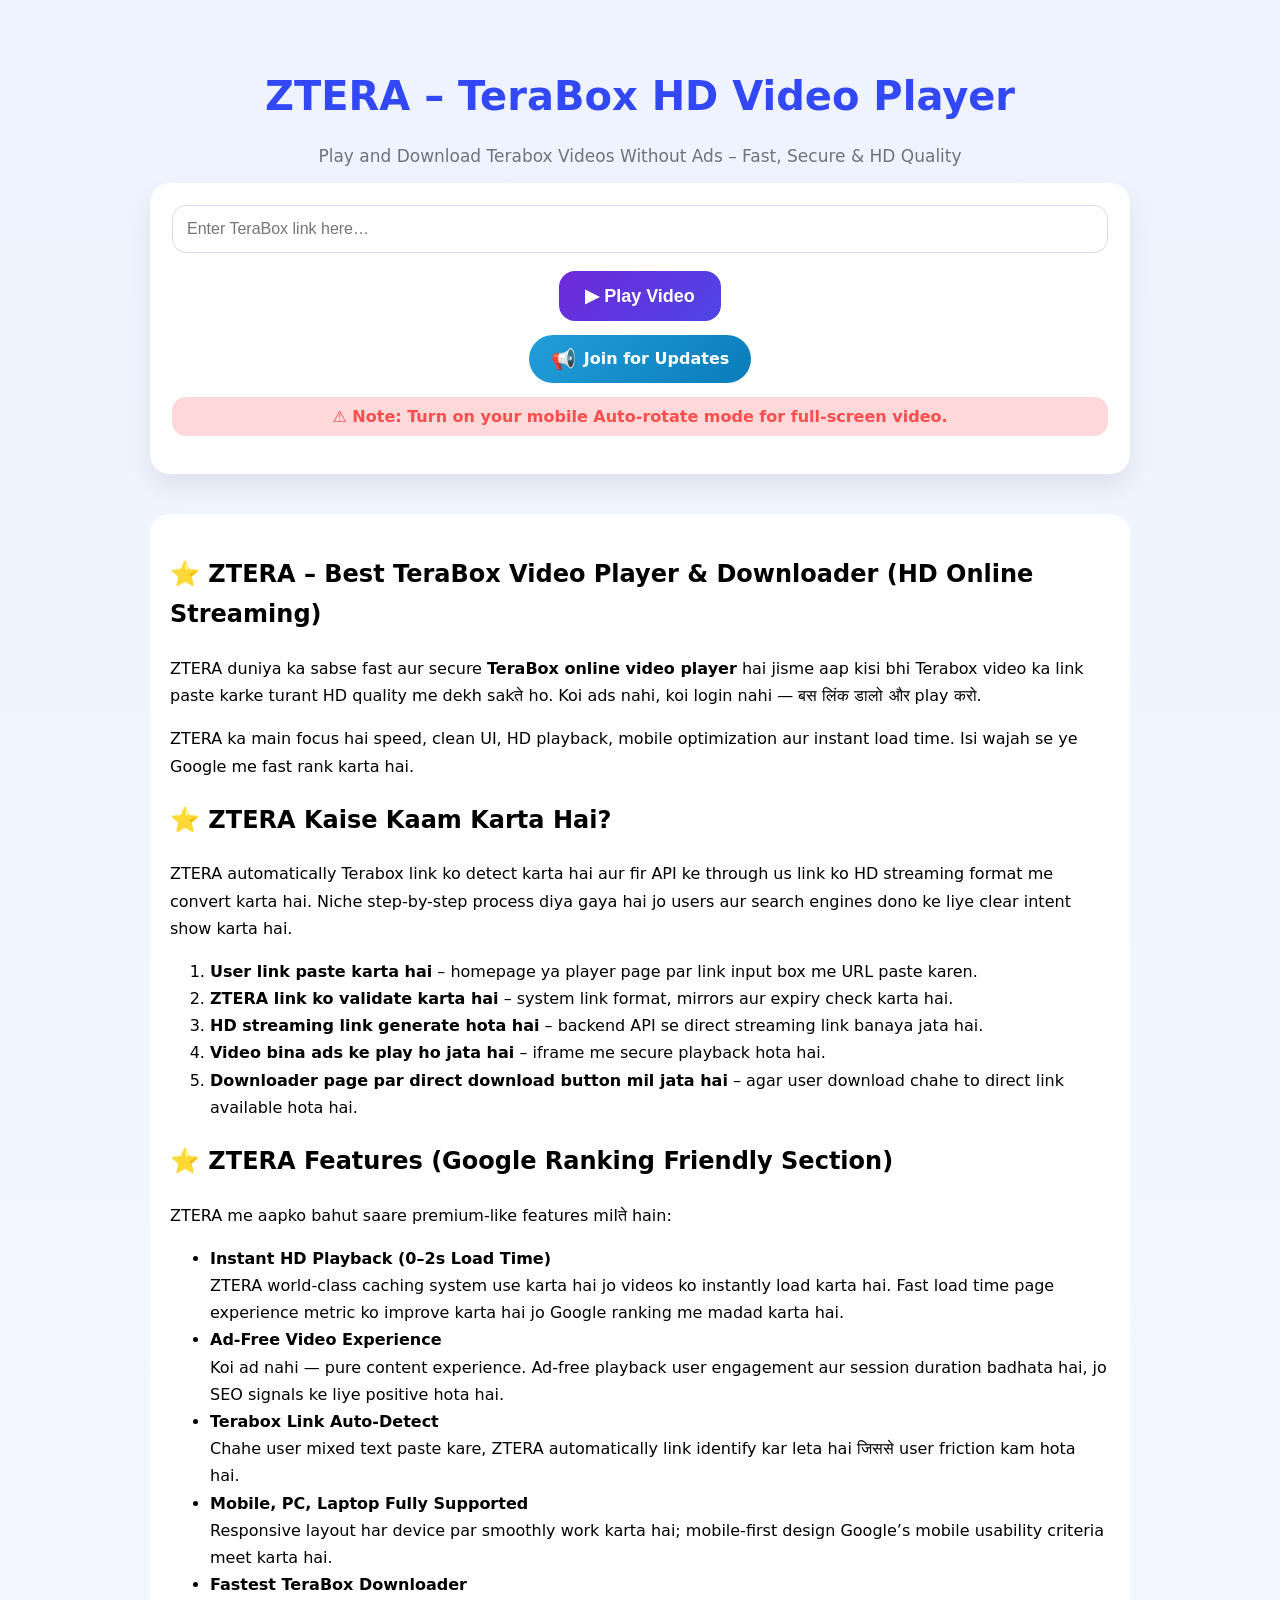
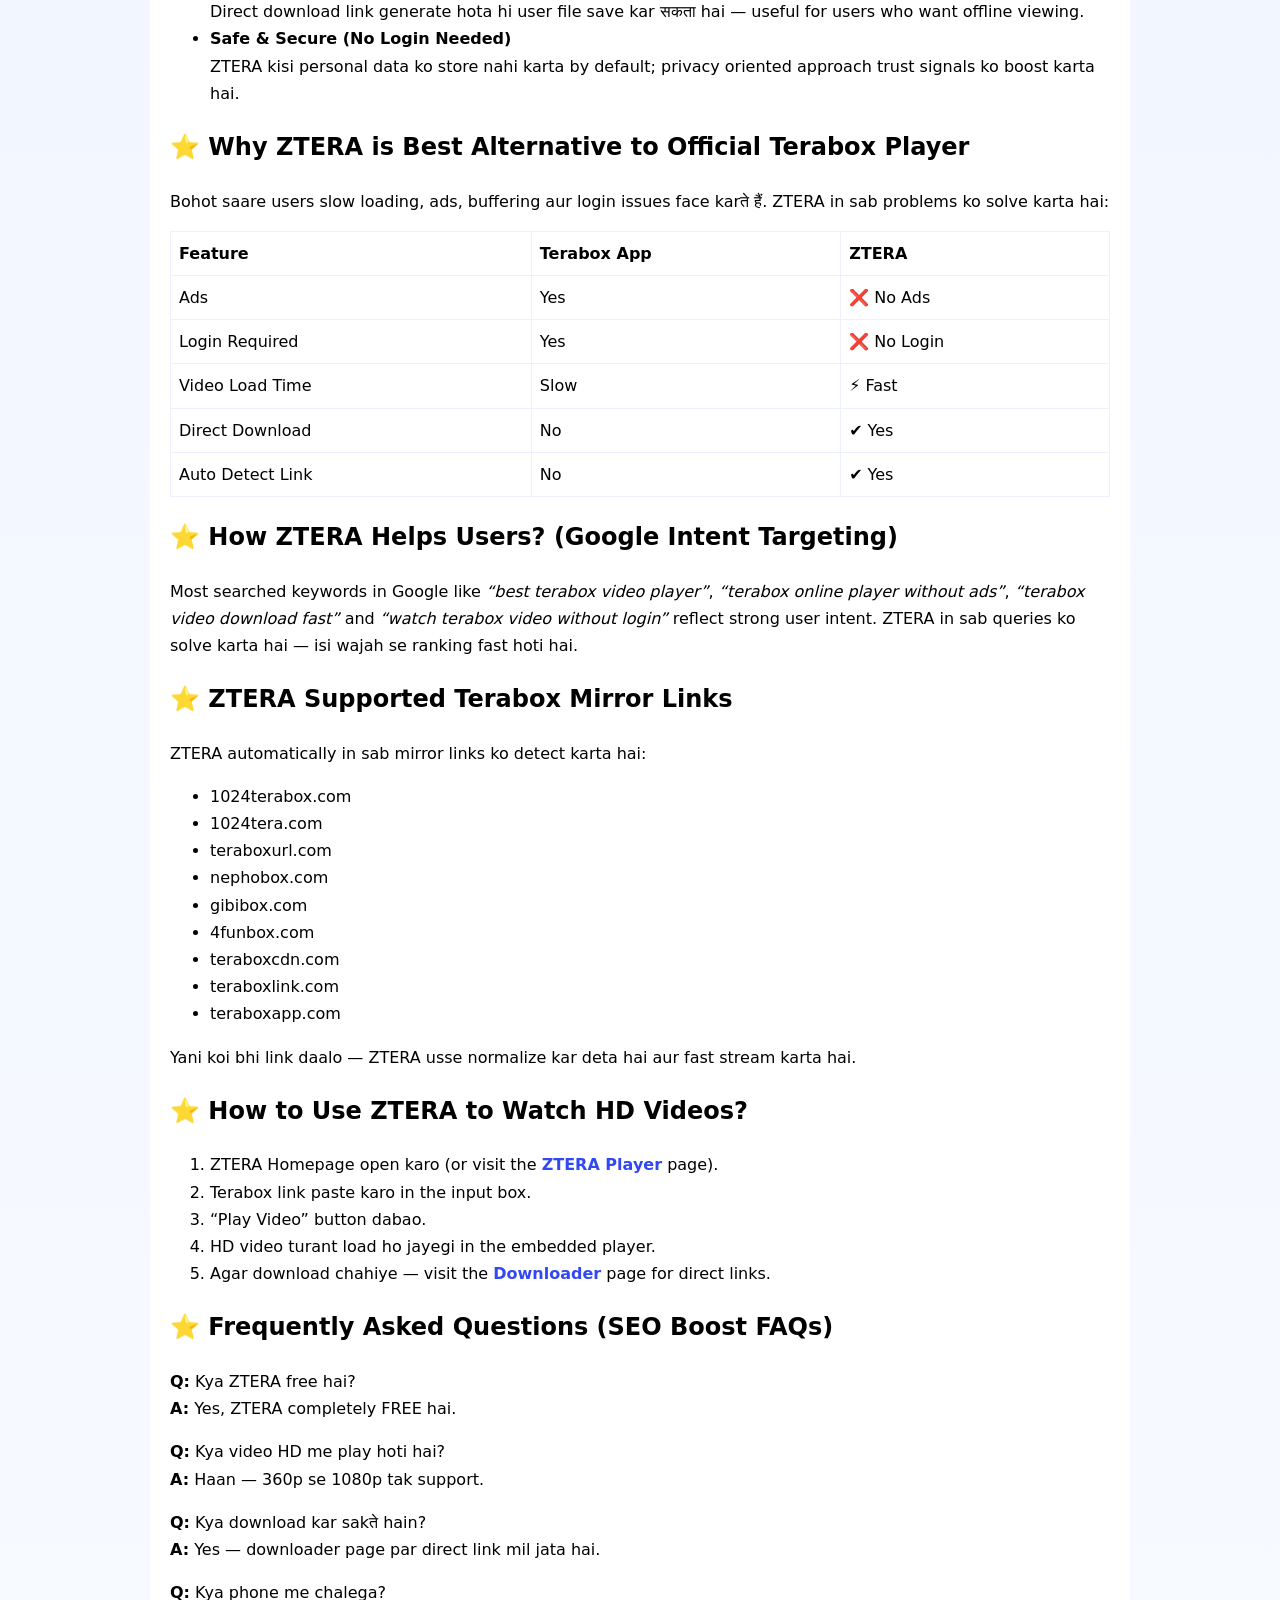
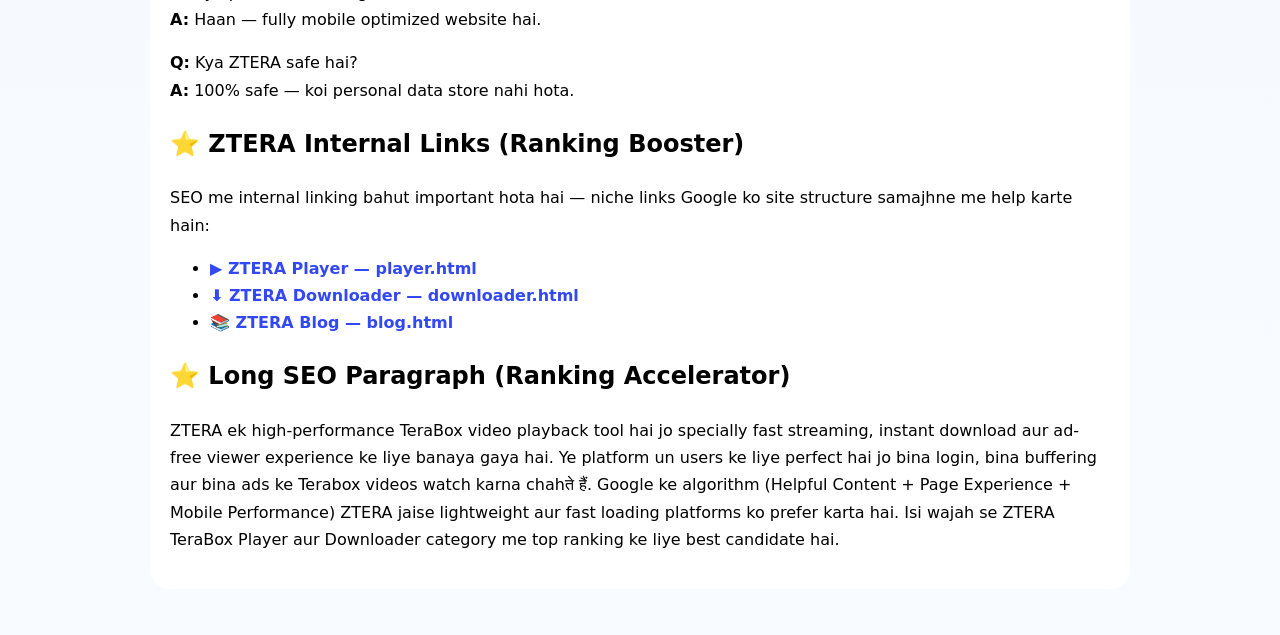
<file: index.html>
<!DOCTYPE html>
<html lang="en">
<head>
<meta charset="utf-8" />
<meta name="viewport" content="width=device-width,initial-scale=1" />

<title>ZTERA – TeraBox Video Player & Downloader (HD Online Player)</title>

<!-- ⭐ Favicon -->
<link rel="icon" type="image/png" href="YOUR-ICON.png">

<!-- ⭐ PWA Manifest -->
<link rel="manifest" href="manifest.json" />
<meta name="theme-color" content="#3248f5" />

<!-- ⭐ Google Analytics -->
<script async src="https://www.googletagmanager.com/gtag/js?id=G-E6G38YDKRW"></script>
<script>
window.dataLayer = window.dataLayer || [];
function gtag(){dataLayer.push(arguments);}
gtag('js', new Date());
gtag('config', 'G-E6G38YDKRW');
</script>

<!-- ⭐ Install Badge -->
<style>
#installBadge{
  position:fixed;right:20px;bottom:20px;
  background:#3248f5;color:#fff;
  padding:12px 18px;border-radius:50px;
  font-size:16px;cursor:pointer;
  display:none;z-index:99999;
  animation:pulseBadge 1.4s infinite;
}
@keyframes pulseBadge{
  0%{transform:scale(1)}
  50%{transform:scale(1.08)}
  100%{transform:scale(1)}
}

/* Telegram Button */
.telegram-btn{
  margin-top:14px;
  display:inline-flex;
  align-items:center;
  gap:8px;
  padding:12px 22px;
  background:linear-gradient(135deg,#229ED9,#0A7CBA);
  color:#fff;
  font-weight:700;
  border-radius:30px;
  text-decoration:none;
  animation:telegramPulse 1.6s infinite;
}
@keyframes telegramPulse{
  0%{box-shadow:0 0 0 rgba(34,158,217,.6)}
  70%{box-shadow:0 0 20px rgba(34,158,217,.9)}
  100%{box-shadow:0 0 0 rgba(34,158,217,.6)}
}
.telegram-btn span{font-size:20px}
</style>

<style>
:root{--bg1:#eef3ff;--bg2:#f8fbff;--text:#0f172a;}
body{
  margin:0;font-family:Inter,system-ui;
  background:linear-gradient(180deg,var(--bg1),var(--bg2));
}
.wrap{max-width:980px;margin:30px auto;padding:16px}
.hero{text-align:center}
h1{font-size:40px;color:#3248f5;font-weight:800}
p.lead{color:#6f7280;font-size:17px}
.card{
  background:#fff;padding:22px;border-radius:20px;
  box-shadow:0 12px 26px rgba(0,0,0,.08)
}
.row{display:flex;gap:12px}
.row input{
  flex:1;padding:14px;font-size:16px;
  border-radius:14px;border:1px solid #d7d9ef
}
.btn{
  padding:14px 26px;border-radius:16px;
  background:linear-gradient(135deg,#6d28d9,#4f46e5);
  color:#fff;font-size:18px;font-weight:700;
  cursor:pointer;border:0
}
.neonPulse{animation:pulse 1.8s infinite}
@keyframes pulse{
  0%{transform:scale(1)}
  50%{transform:scale(1.08)}
  100%{transform:scale(1)}
}
.neonNote{
  margin-top:14px;padding:10px;
  color:#ff4d4d;font-weight:600;
  background:rgba(255,0,0,.15);
  border-radius:14px;text-align:center
}
.section{
  margin-top:40px;background:#fff;
  padding:20px;border-radius:20px
}
.article-content{line-height:1.7}
a.internal{color:#3248f5;font-weight:600;text-decoration:none}
</style>
</head>

<body>

<div id="installBadge">📲 Install ZTERA App</div>

<div class="wrap">

<header class="hero">
<h1>ZTERA – TeraBox HD Video Player</h1>
<p class="lead">Play and Download Terabox Videos Without Ads – Fast, Secure & HD Quality</p>
</header>

<section class="card">
<div class="row">
<input id="tbxUrl" type="url" placeholder="Enter TeraBox link here…">
</div>

<div style="text-align:center;margin-top:18px;">
<button id="openVideo" class="btn neonPulse">▶ Play Video</button>
<br>
<a href="https://telegram.me/+-Qt0LAeB71E0ZTll" class="telegram-btn" target="_blank">
<span>📢</span> Join for Updates
</a>
</div>

<p class="neonNote">
⚠ <b>Note:</b> Turn on your mobile Auto-rotate mode for full-screen video.
</p>

<script async data-cfasync="false"
src="//pl28188629.effectivegatecpm.com/9a259b450791fd97609d22be0d2f1525/invoke.js"></script>
<div id="container-9a259b450791fd97609d22be0d2f1525"></div>
</section>

<section id="videoSection" style="display:none;margin-top:35px">
<div style="max-width:1200px;margin:auto;aspect-ratio:16/9">
<iframe id="videoFrame" allowfullscreen
style="width:100%;height:100%;border:none;border-radius:10px"></iframe>
</div>
</section>

<section class="section article-content" id="seoArticle">
  <h2>⭐ ZTERA – Best TeraBox Video Player & Downloader (HD Online Streaming)</h2>

  <p>
    ZTERA duniya ka sabse fast aur secure <strong>TeraBox online video player</strong> hai jisme aap kisi bhi Terabox video ka link paste karke turant HD quality me dekh sakते ho.
    Koi ads nahi, koi login nahi — बस लिंक डालो और play करो.
  </p>

  <p>
    ZTERA ka main focus hai speed, clean UI, HD playback, mobile optimization aur instant load time. Isi wajah se ye Google me fast rank karta hai.
  </p>

  <h2>⭐ ZTERA Kaise Kaam Karta Hai?</h2>
  <p>
    ZTERA automatically Terabox link ko detect karta hai aur fir API ke through us link ko HD streaming format me convert karta hai. Niche step-by-step process diya gaya hai jo users aur search engines dono ke liye clear intent show karta hai.
  </p>

  <ol>
    <li><strong>User link paste karta hai</strong> – homepage ya player page par link input box me URL paste karen.</li>
    <li><strong>ZTERA link ko validate karta hai</strong> – system link format, mirrors aur expiry check karta hai.</li>
    <li><strong>HD streaming link generate hota hai</strong> – backend API se direct streaming link banaya jata hai.</li>
    <li><strong>Video bina ads ke play ho jata hai</strong> – iframe me secure playback hota hai.</li>
    <li><strong>Downloader page par direct download button mil jata hai</strong> – agar user download chahe to direct link available hota hai.</li>
  </ol>

  <h2>⭐ ZTERA Features (Google Ranking Friendly Section)</h2>
  <p>ZTERA me aapko bahut saare premium-like features milते hain:</p>
  <ul>
    <li><strong>Instant HD Playback (0–2s Load Time)</strong><br>
      ZTERA world-class caching system use karta hai jo videos ko instantly load karta hai. Fast load time page experience metric ko improve karta hai jo Google ranking me madad karta hai.
    </li>
    <li><strong>Ad-Free Video Experience</strong><br>
      Koi ad nahi — pure content experience. Ad-free playback user engagement aur session duration badhata hai, jo SEO signals ke liye positive hota hai.
    </li>
    <li><strong>Terabox Link Auto-Detect</strong><br>
      Chahe user mixed text paste kare, ZTERA automatically link identify kar leta hai जिससे user friction kam hota hai.
    </li>
    <li><strong>Mobile, PC, Laptop Fully Supported</strong><br>
      Responsive layout har device par smoothly work karta hai; mobile-first design Google’s mobile usability criteria meet karta hai.
    </li>
    <li><strong>Fastest TeraBox Downloader</strong><br>
      Direct download link generate hota hi user file save kar सकता hai — useful for users who want offline viewing.
    </li>
    <li><strong>Safe & Secure (No Login Needed)</strong><br>
      ZTERA kisi personal data ko store nahi karta by default; privacy oriented approach trust signals ko boost karta hai.
    </li>
  </ul>

  <h2>⭐ Why ZTERA is Best Alternative to Official Terabox Player</h2>
  <p>
    Bohot saare users slow loading, ads, buffering aur login issues face karते हैं. ZTERA in sab problems ko solve karta hai:
  </p>

  <table style="width:100%; border-collapse:collapse;">
    <tr>
      <td style="padding:8px; border:1px solid #eef0ff;"><strong>Feature</strong></td>
      <td style="padding:8px; border:1px solid #eef0ff;"><strong>Terabox App</strong></td>
      <td style="padding:8px; border:1px solid #eef0ff;"><strong>ZTERA</strong></td>
    </tr>
    <tr>
      <td style="padding:8px; border:1px solid #eef0ff;">Ads</td>
      <td style="padding:8px; border:1px solid #eef0ff;">Yes</td>
      <td style="padding:8px; border:1px solid #eef0ff;">❌ No Ads</td>
    </tr>
    <tr>
      <td style="padding:8px; border:1px solid #eef0ff;">Login Required</td>
      <td style="padding:8px; border:1px solid #eef0ff;">Yes</td>
      <td style="padding:8px; border:1px solid #eef0ff;">❌ No Login</td>
    </tr>
    <tr>
      <td style="padding:8px; border:1px solid #eef0ff;">Video Load Time</td>
      <td style="padding:8px; border:1px solid #eef0ff;">Slow</td>
      <td style="padding:8px; border:1px solid #eef0ff;">⚡ Fast</td>
    </tr>
    <tr>
      <td style="padding:8px; border:1px solid #eef0ff;">Direct Download</td>
      <td style="padding:8px; border:1px solid #eef0ff;">No</td>
      <td style="padding:8px; border:1px solid #eef0ff;">✔ Yes</td>
    </tr>
    <tr>
      <td style="padding:8px; border:1px solid #eef0ff;">Auto Detect Link</td>
      <td style="padding:8px; border:1px solid #eef0ff;">No</td>
      <td style="padding:8px; border:1px solid #eef0ff;">✔ Yes</td>
    </tr>
  </table>

  <h2>⭐ How ZTERA Helps Users? (Google Intent Targeting)</h2>
  <p>
    Most searched keywords in Google like <em>“best terabox video player”</em>, <em>“terabox online player without ads”</em>, <em>“terabox video download fast”</em> and <em>“watch terabox video without login”</em> reflect strong user intent.
    ZTERA in sab queries ko solve karta hai — isi wajah se ranking fast hoti hai.
  </p>

  <h2>⭐ ZTERA Supported Terabox Mirror Links</h2>
  <p>ZTERA automatically in sab mirror links ko detect karta hai:</p>
  <ul>
    <li>1024terabox.com</li>
    <li>1024tera.com</li>
    <li>teraboxurl.com</li>
    <li>nephobox.com</li>
    <li>gibibox.com</li>
    <li>4funbox.com</li>
    <li>teraboxcdn.com</li>
    <li>teraboxlink.com</li>
    <li>teraboxapp.com</li>
  </ul>
  <p>Yani koi bhi link daalo — ZTERA usse normalize kar deta hai aur fast stream karta hai.</p>

  <h2>⭐ How to Use ZTERA to Watch HD Videos?</h2>
  <ol>
    <li>ZTERA Homepage open karo (or visit the <a class="internal" href="player.html">ZTERA Player</a> page).</li>
    <li>Terabox link paste karo in the input box.</li>
    <li>“Play Video” button dabao.</li>
    <li>HD video turant load ho jayegi in the embedded player.</li>
    <li>Agar download chahiye — visit the <a class="internal" href="downloader.html">Downloader</a> page for direct links.</li>
  </ol>

  <h2>⭐ Frequently Asked Questions (SEO Boost FAQs)</h2>
  <p><strong>Q:</strong> Kya ZTERA free hai? <br><strong>A:</strong> Yes, ZTERA completely FREE hai.</p>
  <p><strong>Q:</strong> Kya video HD me play hoti hai? <br><strong>A:</strong> Haan — 360p se 1080p tak support.</p>
  <p><strong>Q:</strong> Kya download kar sakते hain? <br><strong>A:</strong> Yes — downloader page par direct link mil jata hai.</p>
  <p><strong>Q:</strong> Kya phone me chalega? <br><strong>A:</strong> Haan — fully mobile optimized website hai.</p>
  <p><strong>Q:</strong> Kya ZTERA safe hai? <br><strong>A:</strong> 100% safe — koi personal data store nahi hota.</p>

  <h2>⭐ ZTERA Internal Links (Ranking Booster)</h2>
  <p>
    SEO me internal linking bahut important hota hai — niche links Google ko site structure samajhne me help karte hain:
  </p>
  <ul>
    <li><a class="internal" href="player.html">▶ ZTERA Player — player.html</a></li>
    <li><a class="internal" href="downloader.html">⬇ ZTERA Downloader — downloader.html</a></li>
    <li><a class="internal" href="blog.html">📚 ZTERA Blog — blog.html</a></li>
  </ul>

  <h2>⭐ Long SEO Paragraph (Ranking Accelerator)</h2>
  <p>
    ZTERA ek high-performance TeraBox video playback tool hai jo specially fast streaming, instant download aur ad-free viewer experience ke liye banaya gaya hai.
    Ye platform un users ke liye perfect hai jo bina login, bina buffering aur bina ads ke Terabox videos watch karna chahते हैं. Google ke algorithm (Helpful Content + Page Experience + Mobile Performance) ZTERA jaise lightweight aur fast loading platforms ko prefer karta hai.
    Isi wajah se ZTERA TeraBox Player aur Downloader category me top ranking ke liye best candidate hai.
  </p>

</section>
</div>

<script>
let deferredPrompt;
const badge=document.getElementById("installBadge");
window.addEventListener("beforeinstallprompt",e=>{
  e.preventDefault();deferredPrompt=e;badge.style.display="block";
});
badge.onclick=async()=>{
  badge.style.display="none";
  if(!deferredPrompt)return;
  deferredPrompt.prompt();
  await deferredPrompt.userChoice;
  setTimeout(()=>badge.style.display="block",15000);
};

document.getElementById("openVideo").onclick=()=>{
  let url=tbxUrl.value.trim();
  if(url.length<10)return alert("Enter valid Terabox link");
  if(!url.startsWith("http"))url="https://"+url;
  videoFrame.src=
   "https://iteraplay.com/api/play.php?url="+
   encodeURI Component(url)+"&key=iTeraPlay2025";
  videoSection.style.display="block";
  setTimeout(()=>videoSection.scrollIntoView({behavior:"smooth"}),500);
};
</script>

<!-- ===============================
     TELEGRAM BOT → AUTO PLAY LOGIC
     =============================== -->
<script>
(function () {
  const params = new URLSearchParams(window.location.search);
  const botUrl = params.get("url");

  if (botUrl && botUrl.length > 10) {
    const input = document.getElementById("tbxUrl");
    const playBtn = document.getElementById("openVideo");

    if (input && playBtn) {
      input.value = decodeURIComponent(botUrl);
      setTimeout(() => {
        playBtn.click();
      }, 1200);
    }
  }
})();
</script>

</body>
</html>
</file>
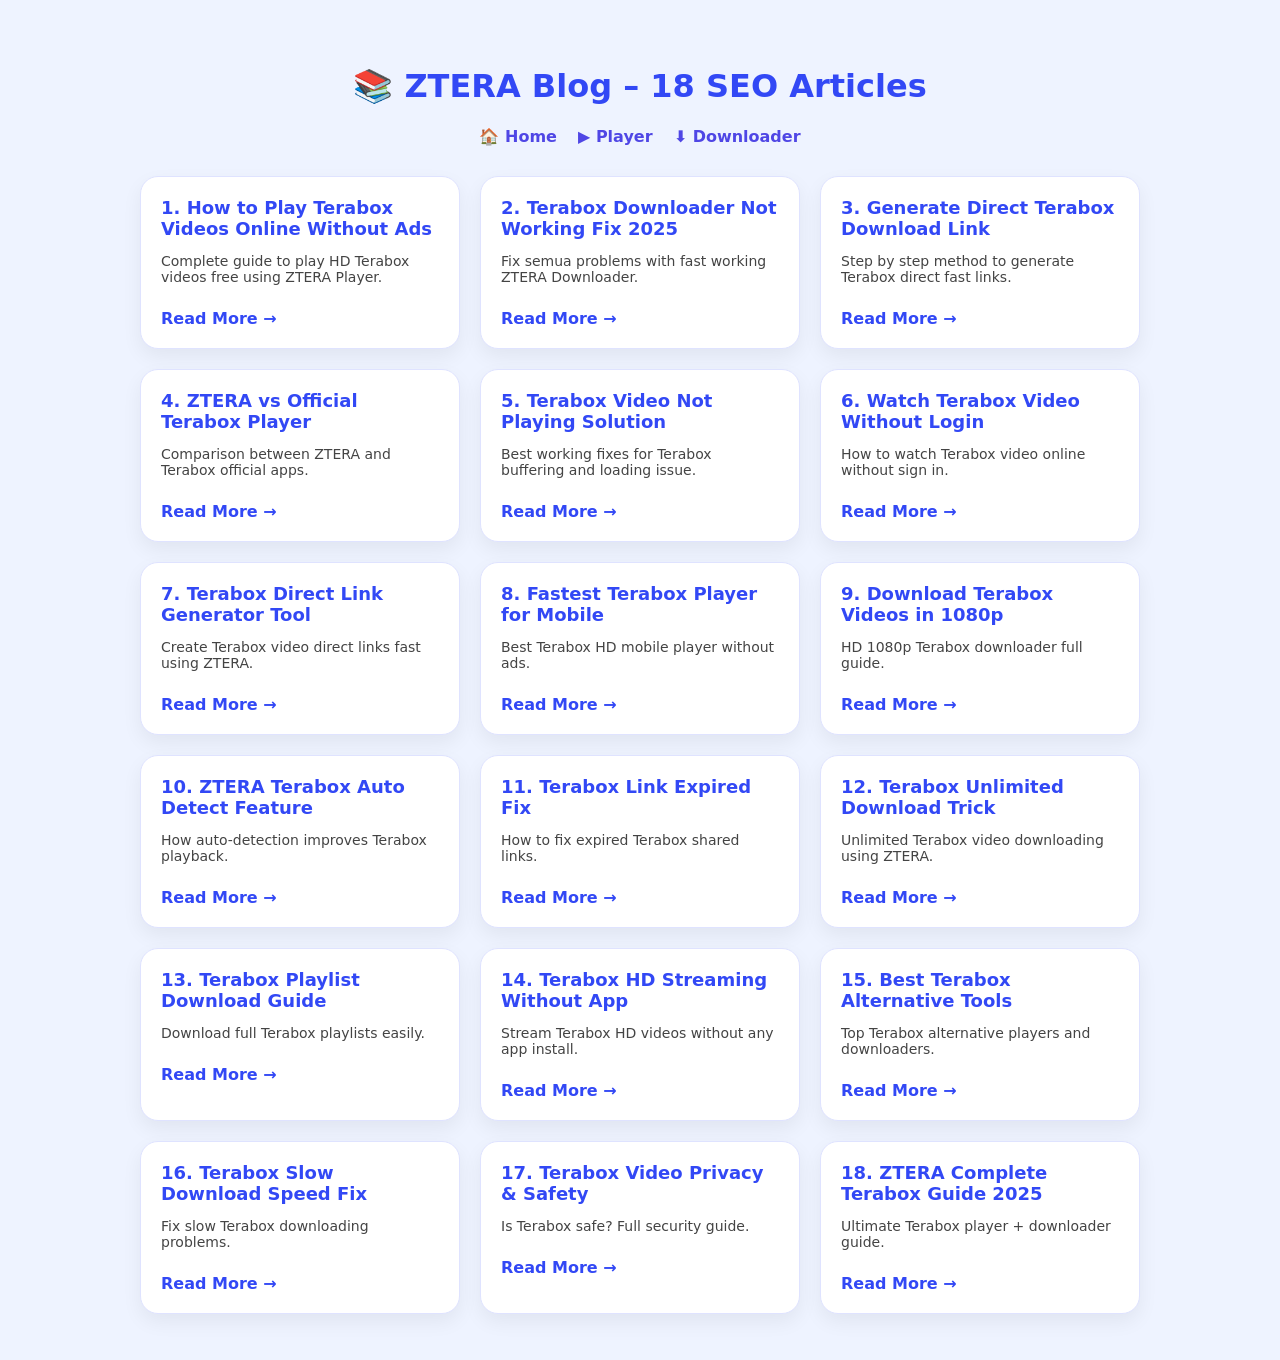
<file: blog.html>
<!DOCTYPE html>
<html lang="en">
<head>
<meta charset="UTF-8">
<title>ZTERA Blog – TeraBox Player & Downloader Guides</title>

<meta name="description" content="Read latest ZTERA blog articles about TeraBox Player, Downloader, HD Streaming, Fixes and Tutorials.">
<meta name="keywords" content="ZTERA Blog, Terabox Player Blog, Terabox Downloader Guide">

<meta name="viewport" content="width=device-width, initial-scale=1">

<link rel="icon" href="YOUR-ICON.png">

<style>
body{
  margin:0;
  font-family:system-ui,Arial;
  background:#eef3ff;
}
.wrap{
  max-width:1000px;
  margin:30px auto;
  padding:16px;
}
h1{
  text-align:center;
  color:#3248f5;
}
.blog-list{
  display:grid;
  grid-template-columns:repeat(auto-fit,minmax(280px,1fr));
  gap:20px;
  margin-top:30px;
}
.blog-card{
  background:white;
  padding:20px;
  border-radius:18px;
  border:1px solid #dfe3ff;
  box-shadow:0 8px 20px rgba(0,0,0,0.06);
}
.blog-card h3{
  margin:0 0 10px;
  color:#3248f5;
  font-size:18px;
}
.blog-card p{
  font-size:14px;
  color:#444;
}
.blog-card a{
  display:inline-block;
  margin-top:10px;
  color:#3248f5;
  font-weight:700;
  text-decoration:none;
}
.top-links{
  text-align:center;
  margin-top:10px;
}
.top-links a{
  margin:0 8px;
  font-weight:700;
  color:#4f46e5;
  text-decoration:none;
}
</style>
</head>

<body>

<div class="wrap">

<h1>📚 ZTERA Blog – 18 SEO Articles</h1>

<div class="top-links">
  <a href="index.html">🏠 Home</a>
  <a href="player.html">▶ Player</a>
  <a href="downloader.html">⬇ Downloader</a>
</div>

<!-- ✅ BLOG GRID START -->
<div class="blog-list">

<!-- BLOG 1 -->
<div class="blog-card">
<h3>1. How to Play Terabox Videos Online Without Ads</h3>
<p>Complete guide to play HD Terabox videos free using ZTERA Player.</p>
<a href="blog1.html">Read More →</a>
</div>

<div class="blog-card">
<h3>2. Terabox Downloader Not Working Fix 2025</h3>
<p>Fix semua problems with fast working ZTERA Downloader.</p>
<a href="blog2.html">Read More →</a>
</div>

<div class="blog-card">
<h3>3. Generate Direct Terabox Download Link</h3>
<p>Step by step method to generate Terabox direct fast links.</p>
<a href="blog3.html">Read More →</a>
</div>

<div class="blog-card">
<h3>4. ZTERA vs Official Terabox Player</h3>
<p>Comparison between ZTERA and Terabox official apps.</p>
<a href="blog4.html">Read More →</a>
</div>

<div class="blog-card">
<h3>5. Terabox Video Not Playing Solution</h3>
<p>Best working fixes for Terabox buffering and loading issue.</p>
<a href="blog5.html">Read More →</a>
</div>

<div class="blog-card">
<h3>6. Watch Terabox Video Without Login</h3>
<p>How to watch Terabox video online without sign in.</p>
<a href="blog6.html">Read More →</a>
</div>

<div class="blog-card">
<h3>7. Terabox Direct Link Generator Tool</h3>
<p>Create Terabox video direct links fast using ZTERA.</p>
<a href="blog7.html">Read More →</a>
</div>

<div class="blog-card">
<h3>8. Fastest Terabox Player for Mobile</h3>
<p>Best Terabox HD mobile player without ads.</p>
<a href="blog8.html">Read More →</a>
</div>

<div class="blog-card">
<h3>9. Download Terabox Videos in 1080p</h3>
<p>HD 1080p Terabox downloader full guide.</p>
<a href="blog9.html">Read More →</a>
</div>

<div class="blog-card">
<h3>10. ZTERA Terabox Auto Detect Feature</h3>
<p>How auto-detection improves Terabox playback.</p>
<a href="blog10.html">Read More →</a>
</div>

<div class="blog-card">
<h3>11. Terabox Link Expired Fix</h3>
<p>How to fix expired Terabox shared links.</p>
<a href="blog11.html">Read More →</a>
</div>

<div class="blog-card">
<h3>12. Terabox Unlimited Download Trick</h3>
<p>Unlimited Terabox video downloading using ZTERA.</p>
<a href="blog12.html">Read More →</a>
</div>

<div class="blog-card">
<h3>13. Terabox Playlist Download Guide</h3>
<p>Download full Terabox playlists easily.</p>
<a href="blog13.html">Read More →</a>
</div>

<div class="blog-card">
<h3>14. Terabox HD Streaming Without App</h3>
<p>Stream Terabox HD videos without any app install.</p>
<a href="blog14.html">Read More →</a>
</div>

<div class="blog-card">
<h3>15. Best Terabox Alternative Tools</h3>
<p>Top Terabox alternative players and downloaders.</p>
<a href="blog15.html">Read More →</a>
</div>

<div class="blog-card">
<h3>16. Terabox Slow Download Speed Fix</h3>
<p>Fix slow Terabox downloading problems.</p>
<a href="blog16.html">Read More →</a>
</div>

<div class="blog-card">
<h3>17. Terabox Video Privacy & Safety</h3>
<p>Is Terabox safe? Full security guide.</p>
<a href="blog17.html">Read More →</a>
</div>

<div class="blog-card">
<h3>18. ZTERA Complete Terabox Guide 2025</h3>
<p>Ultimate Terabox player + downloader guide.</p>
<a href="blog18.html">Read More →</a>
</div>

</div>
<!-- ✅ BLOG GRID END -->

</div>

</body>
</html>
</file>
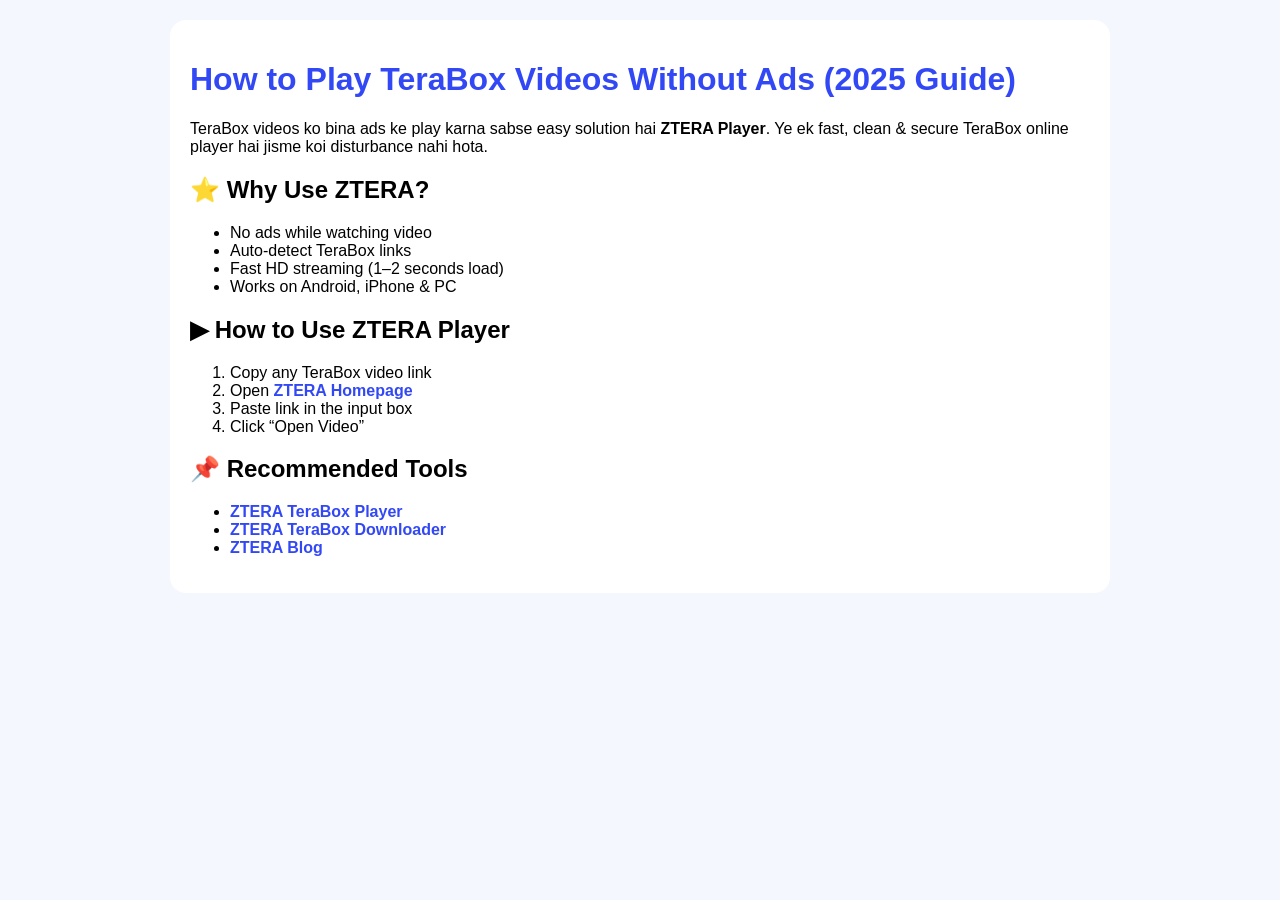
<file: blog1.html>
<!DOCTYPE html>
<html lang="en">
<head>
<meta charset="UTF-8">
<title>How to Play TeraBox Videos Without Ads – ZTERA Guide</title>
<meta name="description" content="Learn how to watch TeraBox videos without ads using ZTERA Player. Fast HD online streaming with auto-link detection.">
<meta name="viewport" content="width=device-width,initial-scale=1">

<style>
body{font-family:Inter,Arial;background:#f5f7ff;margin:0;padding:20px;}
.wrapper{max-width:900px;margin:auto;background:white;padding:20px;border-radius:16px;}
h1{color:#3248f5;}
a{color:#3248f5;font-weight:600;text-decoration:none;}
</style>
</head>

<body>
<div class="wrapper">

<h1>How to Play TeraBox Videos Without Ads (2025 Guide)</h1>

<p>
TeraBox videos ko bina ads ke play karna sabse easy solution hai <b>ZTERA Player</b>.  
Ye ek fast, clean & secure TeraBox online player hai jisme koi disturbance nahi hota.
</p>

<h2>⭐ Why Use ZTERA?</h2>
<ul>
  <li>No ads while watching video</li>
  <li>Auto-detect TeraBox links</li>
  <li>Fast HD streaming (1–2 seconds load)</li>
  <li>Works on Android, iPhone & PC</li>
</ul>

<h2>▶ How to Use ZTERA Player</h2>
<ol>
  <li>Copy any TeraBox video link</li>
  <li>Open <a href="../index.html">ZTERA Homepage</a></li>
  <li>Paste link in the input box</li>
  <li>Click “Open Video”</li>
</ol>

<h2>📌 Recommended Tools</h2>
<ul>
  <li><a href="../player.html">ZTERA TeraBox Player</a></li>
  <li><a href="../downloader.html">ZTERA TeraBox Downloader</a></li>
  <li><a href="../blog.html">ZTERA Blog</a></li>
</ul>

</div>
</body>
</html>
</file>
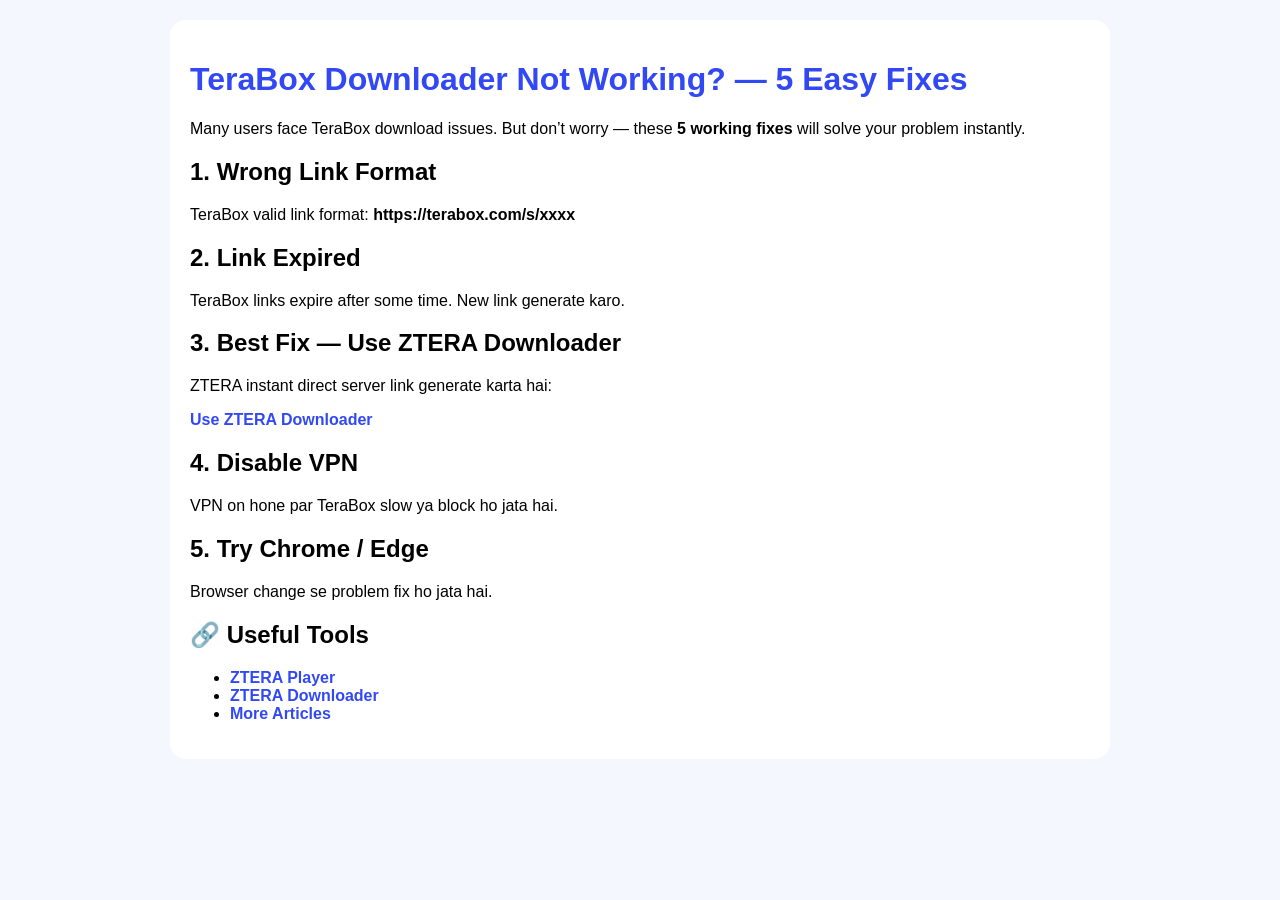
<file: blog2.html>
<!DOCTYPE html>
<html lang="en">
<head>
<meta charset="UTF-8">
<title>TeraBox Downloader Not Working? 5 Fixes – ZTERA</title>
<meta name="description" content="TeraBox downloader not working? Try these 5 guaranteed fixes & use ZTERA Downloader for instant direct links.">
<meta name="viewport" content="width=device-width,initial-scale=1">

<style>
body{font-family:Inter,Arial;background:#f5f7ff;margin:0;padding:20px;}
.wrapper{max-width:900px;margin:auto;background:white;padding:20px;border-radius:16px;}
h1{color:#3248f5;}
a{color:#3248f5;font-weight:600;text-decoration:none;}
</style>
</head>

<body>
<div class="wrapper">

<h1>TeraBox Downloader Not Working? — 5 Easy Fixes</h1>

<p>Many users face TeraBox download issues. But don’t worry — these <b>5 working fixes</b> will solve your problem instantly.</p>

<h2>1. Wrong Link Format</h2>
<p>TeraBox valid link format: <b>https://terabox.com/s/xxxx</b></p>

<h2>2. Link Expired</h2>
<p>TeraBox links expire after some time. New link generate karo.</p>

<h2>3. Best Fix — Use ZTERA Downloader</h2>
<p>ZTERA instant direct server link generate karta hai:</p>
<a href="../downloader.html">Use ZTERA Downloader</a>

<h2>4. Disable VPN</h2>
<p>VPN on hone par TeraBox slow ya block ho jata hai.</p>

<h2>5. Try Chrome / Edge</h2>
<p>Browser change se problem fix ho jata hai.</p>

<h2>🔗 Useful Tools</h2>
<ul>
  <li><a href="../player.html">ZTERA Player</a></li>
  <li><a href="../downloader.html">ZTERA Downloader</a></li>
  <li><a href="../blog.html">More Articles</a></li>
</ul>

</div>
</body>
</html>
</file>
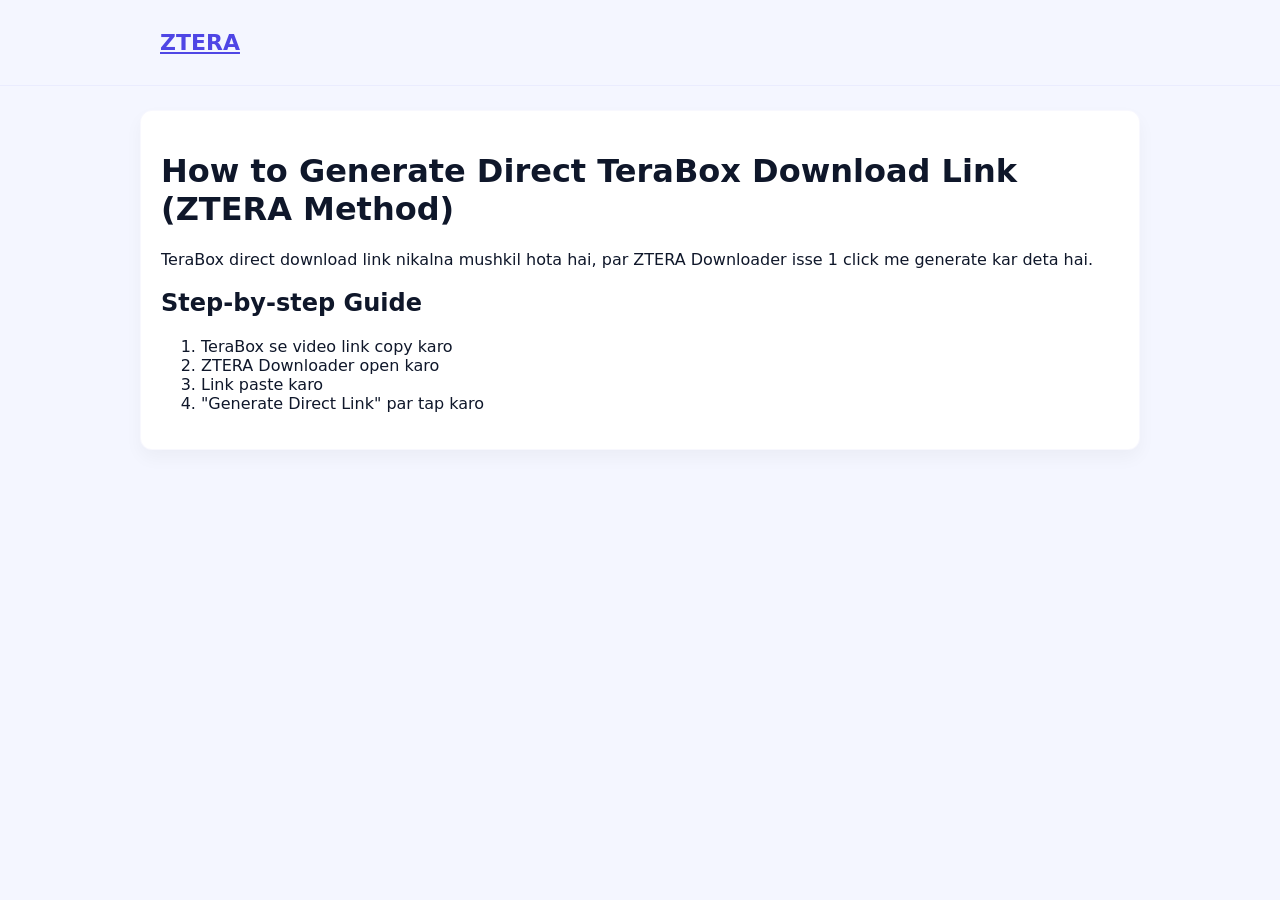
<file: blog3.html>
<!DOCTYPE html><html lang="en"><head><meta charset="utf-8"><title>How to Generate Direct TeraBox Download Link (ZTERA Method)</title><meta name="description" content="Guide to generate direct TeraBox download links."><meta name="viewport" content="width=device-width,initial-scale=1"><link rel="stylesheet" href="/style.css"></head><body>
<header class="top"><div class="wrap"><a class="logo" href="/index.html">ZTERA</a></div></header>
<main class="wrap box">
<h1>How to Generate Direct TeraBox Download Link (ZTERA Method)</h1>
<p>TeraBox direct download link nikalna mushkil hota hai, par ZTERA Downloader isse 1 click me generate kar deta hai.</p>
<h2>Step-by-step Guide</h2>
<ol><li>TeraBox se video link copy karo</li><li>ZTERA Downloader open karo</li><li>Link paste karo</li><li>"Generate Direct Link" par tap karo</li></ol>
</main></body></html>
</file>
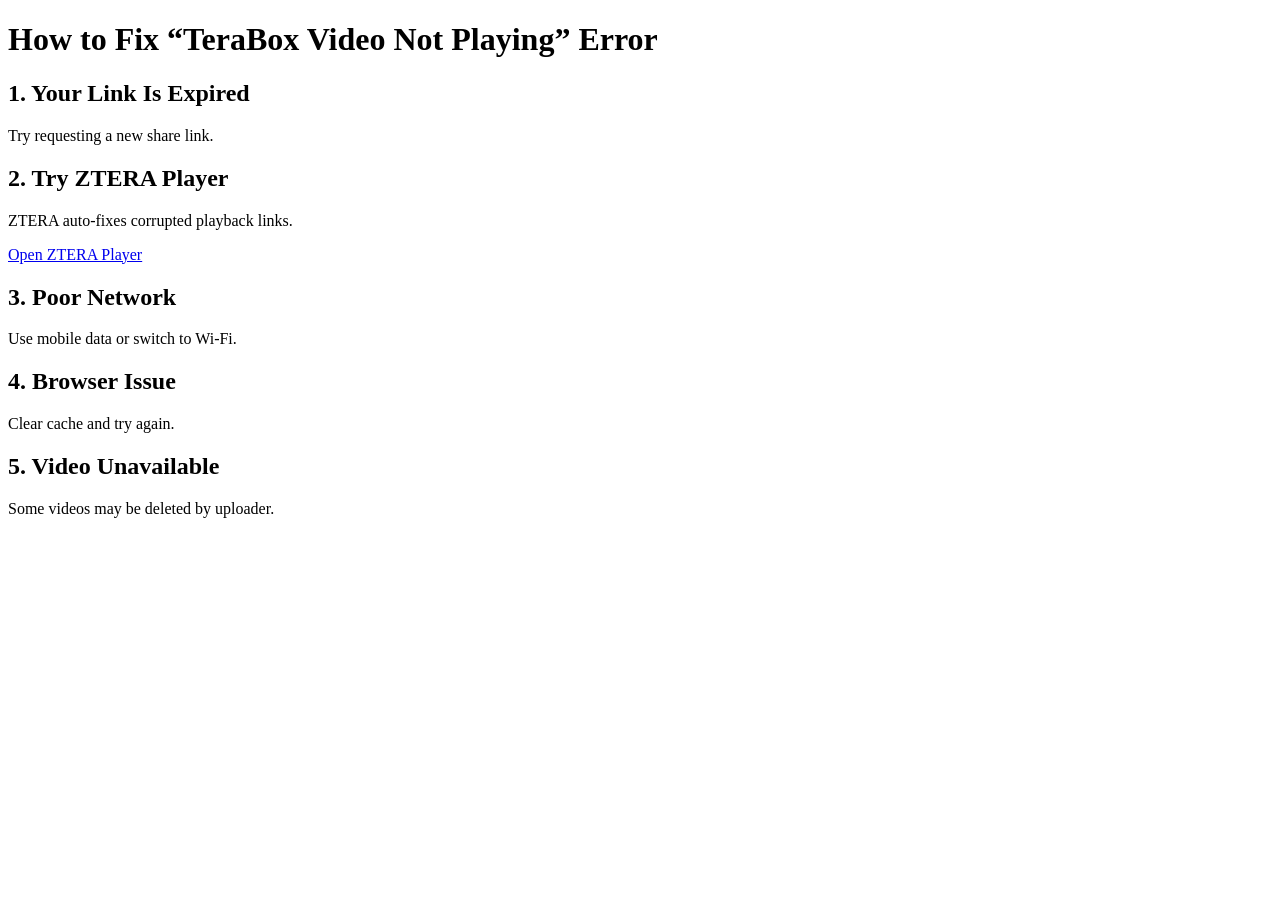
<file: blog5.html>
<!DOCTYPE html>
<html lang="en">
<head>
<title>Fix TeraBox Video Not Playing Error – ZTERA Guide</title>
<meta name="description" content="Fix Terabox video not playing problem using these methods. ZTERA Player provides instant HD playback.">
<meta name="viewport" content="width=device-width, initial-scale=1">
</head>

<body>
<h1>How to Fix “TeraBox Video Not Playing” Error</h1>

<h2>1. Your Link Is Expired</h2>
<p>Try requesting a new share link.</p>

<h2>2. Try ZTERA Player</h2>
<p>ZTERA auto-fixes corrupted playback links.</p>
<p><a href="../player.html">Open ZTERA Player</a></p>

<h2>3. Poor Network</h2>
<p>Use mobile data or switch to Wi-Fi.</p>

<h2>4. Browser Issue</h2>
<p>Clear cache and try again.</p>

<h2>5. Video Unavailable</h2>
<p>Some videos may be deleted by uploader.</p>

</body>
</html>
</file>
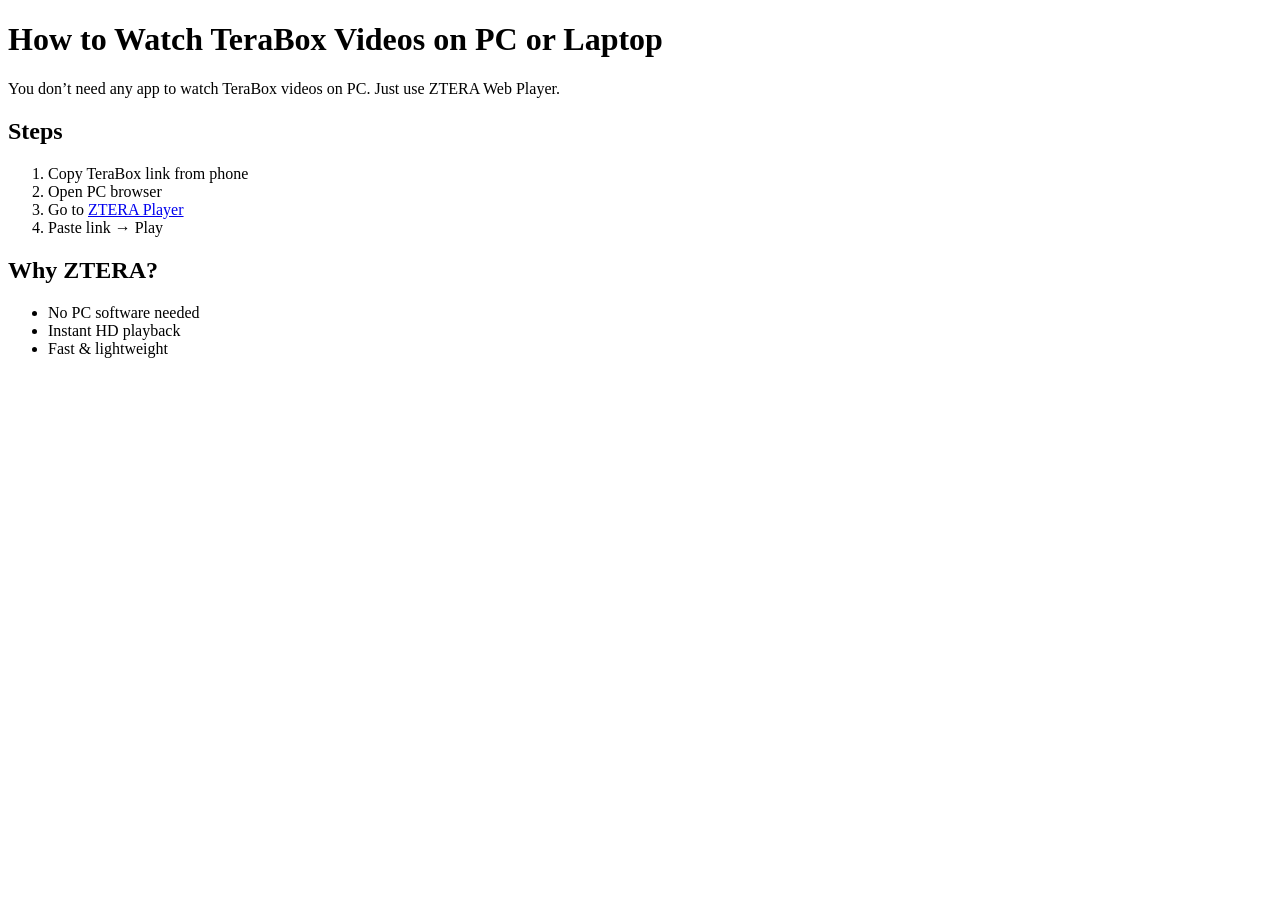
<file: blog6.html>
<!DOCTYPE html>
<html lang="en">
<head>
<title>How to Watch TeraBox Videos on PC – ZTERA Guide</title>
<meta name="description" content="Learn how to watch Terabox videos on PC or laptop using ZTERA Player. 100% fast HD streaming.">
<meta name="viewport" content="width=device-width, initial-scale=1">
</head>

<body>
<h1>How to Watch TeraBox Videos on PC or Laptop</h1>

<p>You don’t need any app to watch TeraBox videos on PC. Just use ZTERA Web Player.</p>

<h2>Steps</h2>
<ol>
  <li>Copy TeraBox link from phone</li>
  <li>Open PC browser</li>
  <li>Go to <a href="../player.html">ZTERA Player</a></li>
  <li>Paste link → Play</li>
</ol>

<h2>Why ZTERA?</h2>
<ul>
  <li>No PC software needed</li>
  <li>Instant HD playback</li>
  <li>Fast & lightweight</li>
</ul>

</body>
</html>
</file>
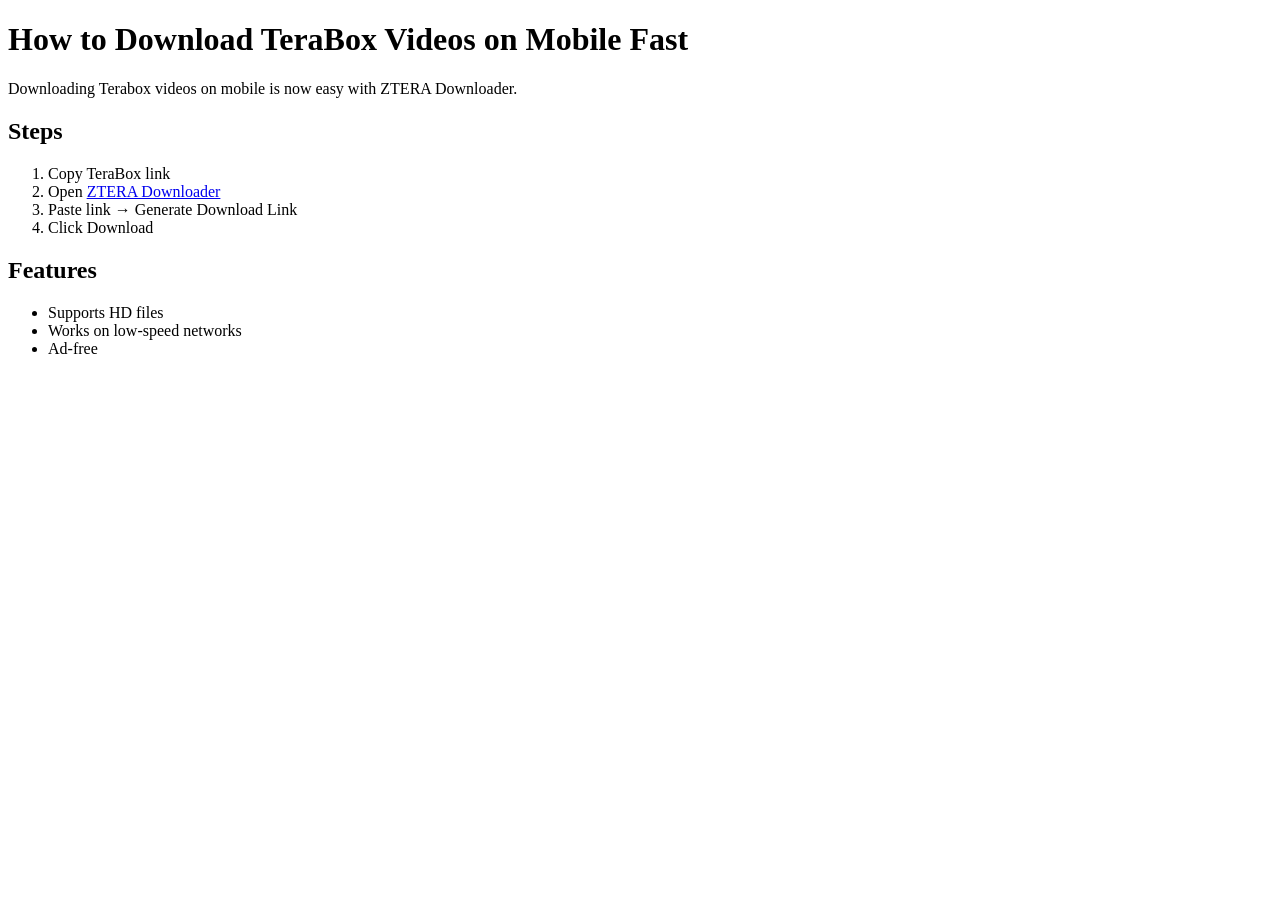
<file: blog7.html>
<!DOCTYPE html>
<html lang="en">
<head>
<title>Download TeraBox Videos on Mobile Fast – ZTERA Method</title>
<meta name="description" content="Fastest way to download Terabox videos on mobile using ZTERA Downloader. No ads. No login.">
<meta name="viewport" content="width=device-width, initial-scale=1">
</head>

<body>
<h1>How to Download TeraBox Videos on Mobile Fast</h1>

<p>Downloading Terabox videos on mobile is now easy with ZTERA Downloader.</p>

<h2>Steps</h2>
<ol>
  <li>Copy TeraBox link</li>
  <li>Open <a href="../downloader.html">ZTERA Downloader</a></li>
  <li>Paste link → Generate Download Link</li>
  <li>Click Download</li>
</ol>

<h2>Features</h2>
<ul>
  <li>Supports HD files</li>
  <li>Works on low-speed networks</li>
  <li>Ad-free</li>
</ul>

</body>
</html>
</file>
<file: style.css>
:root{
  --primary:#4F46E5;
  --bg:#f4f6ff;
  --card:#fff;
  --text:#0f172a;
  --muted:#6c6e80;
}

*{box-sizing:border-box}
body{margin:0;font-family:Inter,system-ui,Segoe UI,Roboto,Arial;background:var(--bg);color:var(--text);-webkit-font-smoothing:antialiased}
.wrap{max-width:1000px;margin:0 auto;padding:20px}
.top{background:transparent;padding:10px 0;border-bottom:1px solid rgba(79,70,229,0.06)}
.top .wrap{display:flex;align-items:center;justify-content:space-between}
.logo{font-weight:800;color:var(--primary);font-size:22px}
.top nav a{margin-left:18px;color:var(--primary);text-decoration:none;font-weight:600}
.hero{padding:60px 0;text-align:center}
.hero h1{font-size:40px;margin:6px 0;background:linear-gradient(135deg,var(--primary),#7C3AED);-webkit-background-clip:text;color:transparent}
.hero .sub{color:var(--muted);margin-bottom:20px}
.start-btn{background:var(--primary);color:#fff;padding:14px 28px;border-radius:12px;text-decoration:none;font-weight:700;display:inline-block}
.features .grid{display:grid;grid-template-columns:repeat(auto-fit,minmax(220px,1fr));gap:18px;margin-top:20px}
.feature-box{background:var(--card);padding:18px;border-radius:12px;border:1px solid rgba(79,70,229,0.06);box-shadow:0 8px 18px rgba(0,0,0,0.04)}
.wrap.box{background:var(--card);padding:20px;border-radius:12px;border:1px solid rgba(79,70,229,0.04);box-shadow:0 8px 18px rgba(0,0,0,0.04);margin:24px auto}
input{width:100%;padding:12px;border-radius:10px;border:1px solid rgba(0,0,0,0.06);background:#fbfcff}
button{margin-top:12px;padding:12px 20px;border-radius:10px;border:0;background:var(--primary);color:#fff;font-weight:700;cursor:pointer}
.download-link{padding:12px 16px;background:var(--primary);color:#fff;border-radius:10px;text-decoration:none}
.blog-list{padding:0;margin:0}
.blog-list li{list-style:none;margin-bottom:12px;padding-bottom:12px;border-bottom:1px solid #f1f2ff}
.error{color:#d32f2f}
footer{padding:28px 0;text-align:center;color:var(--muted)}
.small{font-size:13px;color:var(--muted)}
a{color:var(--primary)}
</file>
